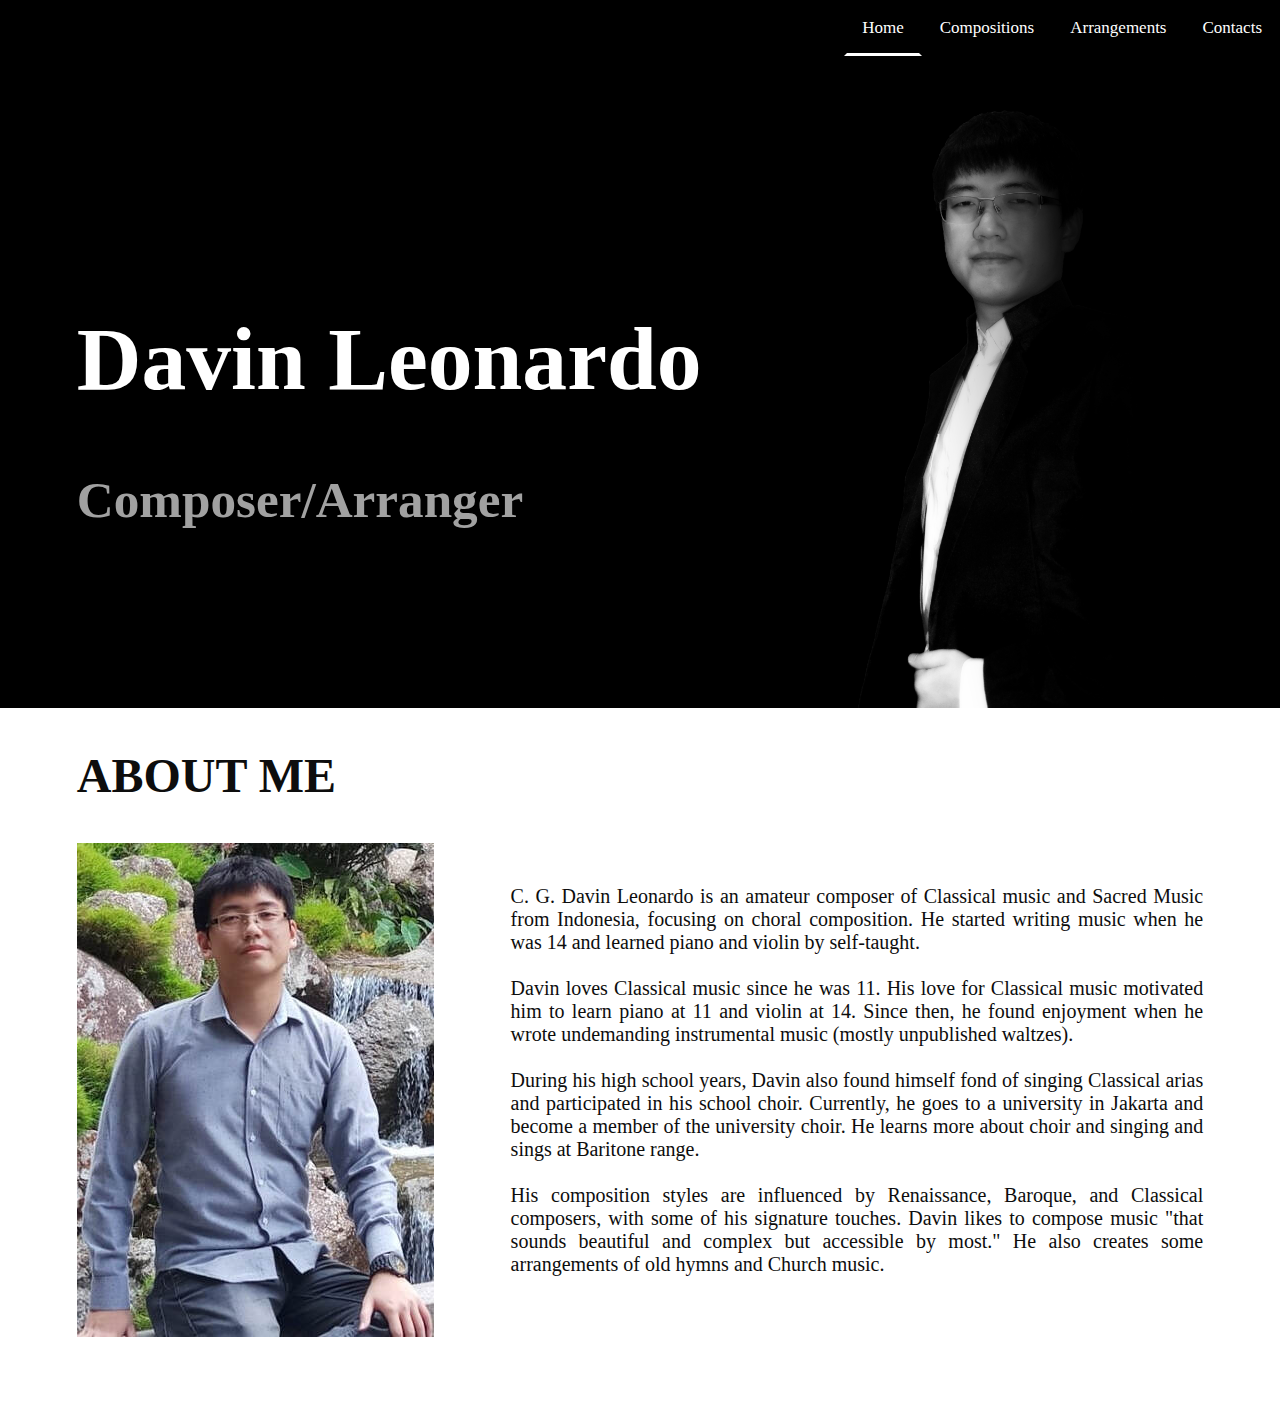
<file: index.html>
<!DOCTYPE html>
<html lang="en">
<head>
    <meta charset="UTF-8">
    <link rel="stylesheet" href="src/index.css">
    <link rel="stylesheet" href="src/navbar.css">
    <link rel="icon" href="Assets/cgdl.ico">
    <link rel="canonical" href="https://davinleonardo.me">
    <title>Home | Davin Leonardo</title>
    <script async src="https://www.googletagmanager.com/gtag/js?id=UA-173444940-1"></script>
    <script>
        window.dataLayer = window.dataLayer || [];
        function gtag(){dataLayer.push(arguments);}
        gtag('js', new Date());
        gtag('config', 'UA-173444940-1');
    </script>
    <meta name="description" content="C. G. Davin Leonardo is an amateur composer of Classical music and Sacred Music from Indonesia, focusing on choral composition.">
    <meta name="keywords" content="composer, classical music, musescore, music composer, davin, leonardo, indonesia, musicnotes, music arrangement, composing music, renaissance period, music creator, bach music, classical music composers, renaissance music, classical era, song composition, era music, sheet music maker, waltz music, choir, compose music online, choral, music, sheetmusicplus, komposer, musik klasik, arranger, aransemen, renaisans, seni, musik, pencipta lagu, paduan, suara, kor, koor, klasik">
    <meta name="viewport" content="width=device-width, initial-scale=1.0">
</head>
<body>
    <header>
        <div class="topnav" id="navbar">
            <script type="text/javascript" src="src/navbar.js"></script>
            <a href="javascript:void(0);" class="icon" onclick="responsive()">
                Menu
            </a>
            <a href="./" class="active">Home</a>
            <a href="composition">Compositions</a>
            <a href="arrangement">Arrangements</a>
            <a href="contact">Contacts</a>
        </div>
    </header>
    <div class="black-space">
        <div class="name">
            <h1>Davin Leonardo</h1>
            <h3>Composer/Arranger</h3>
        </div>
    </div>
    <div class="white-space">
        <h2>ABOUT ME</h2>
        <div class="bio">
            <div class="bio-img">
                <img src="Assets/aboutme-photo.jpg" class="responsive" alt="Home | Davin Leonardo">
            </div>
            <div class="bio-text">
                <p>
                    C. G. Davin Leonardo is an amateur composer of Classical music and Sacred Music from Indonesia, focusing on choral composition. He started writing music when he was 14 and learned piano and violin by self-taught. 
                    <br/><br/>
                    Davin loves Classical music since he was 11. His love for Classical music motivated him to learn piano at 11 and violin at 14. Since then, he found enjoyment when he wrote undemanding instrumental music (mostly unpublished waltzes). 
                    <br/><br/>
                    During his high school years, Davin also found himself fond of singing Classical arias and participated in his school choir. Currently, he goes to a university in Jakarta and become a member of the university choir. He learns more about choir and singing and sings at Baritone range. 
                    <br/><br/>
                    His composition styles are influenced by Renaissance, Baroque, and Classical composers, with some of his signature touches. Davin likes to compose music "that sounds beautiful and complex but accessible by most." He also creates some arrangements of old hymns and Church music. 
                </p>
            </div>
        </div>
    </div>
</body>
</html>
</file>
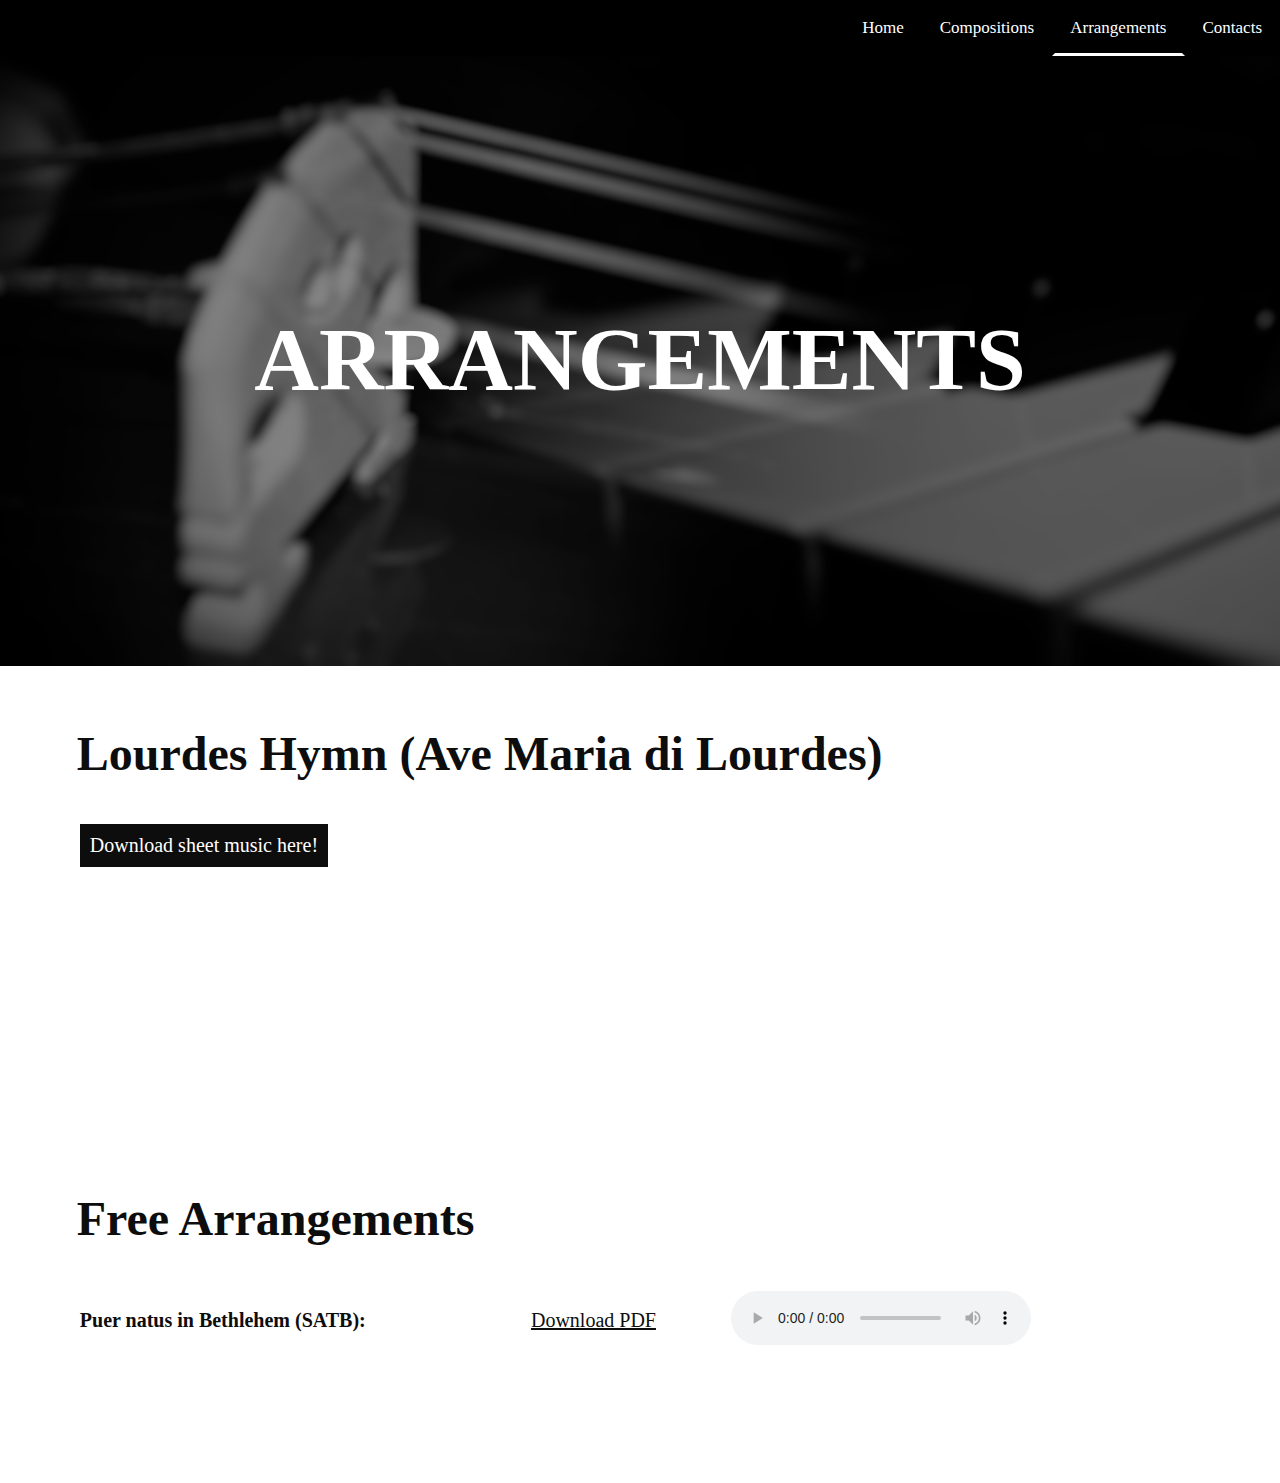
<file: arrangement.html>
<!DOCTYPE html>
<html lang="en">
<head>
    <meta charset="UTF-8">
    <link rel="stylesheet" href="src/arrangement.css">
    <link rel="stylesheet" href="src/navbar.css">
    <meta name="viewport" content="width=device-width, initial-scale=1.0">
    <link rel="icon" href="Assets/cgdl.ico">
    <title>Arrangements | Davin Leonardo</title>
    <script async src="https://www.googletagmanager.com/gtag/js?id=UA-173444940-1"></script>
    <script>
        window.dataLayer = window.dataLayer || [];
        function gtag(){dataLayer.push(arguments);}
        gtag('js', new Date());
        gtag('config', 'UA-173444940-1');

        (function(i,s,o,g,r,a,m){i['GoogleAnalyticsObject']=r;i[r]=i[r]||function(){
        (i[r].q=i[r].q||[]).push(arguments)},i[r].l=1*new Date();a=s.createElement(o),
        m=s.getElementsByTagName(o)[0];a.async=1;a.src=g;m.parentNode.insertBefore(a,m)
        })(window,document,'script','https://www.google-analytics.com/analytics.js','ga');
        
        ga('create', 'UA-173444940-1', 'auto');
        ga('send', 'pageview');
    </script>
</head>
<body>
    <header>
        <div class="topnav" id="navbar">
            <script type="text/javascript" src="src/navbar.js"></script>
            <a href="javascript:void(0);" class="icon" onclick="responsive()">
                Menu
            </a>
            <a href="./">Home</a>
            <a href="composition">Compositions</a>
            <a href="arrangement" class="active">Arrangements</a>
            <a href="contact">Contacts</a>
        </div>
    </header>
    <div class="black-space">
        <h1>ARRANGEMENTS</h1>
    </div>
    <div class="white-space">
        <h2 id="lourdes-hymn">Lourdes Hymn (Ave Maria di Lourdes)</h2>
        <div class="lh-ave">
            <div class="download">
                <a href="https://www.sheetmusicplus.com/title/21779068" target="_blank" onclick="ga('send', 'event', 'buttons', 'download', 'arr-lourdes-hymn')">Download sheet music here!</a>
            </div>
            <iframe src="https://audiomack.com/embed/song/cgdl/lourdes-hymn?background=1" scrolling="no" width="100%" height="252" scrollbars="no" frameborder="0"></iframe>
        </div>
        <h2>Free Arrangements</h2>
        <table style="width: 100%; overflow-x:auto;">
            <tr>
                <td><p id="puer-natus-in-bethlehem" style="font-weight: bold;">Puer natus in Bethlehem (SATB):</p></td>
                <td><a href="https://dl.dropbox.com/s/gw2uy41j5i3ek1w/Puer%20natus%20in%20Bethlehem.pdf?dl=0" target="_blank" onclick="ga('send', 'event', 'buttons', 'download', 'arr-puer-natus-in-bethlehem')">Download PDF</a></td>
                <td>
                    <audio controls="controls">
                        <source src="https://dl.dropbox.com/s/3hwzbcmz0f7z3f6/Puer%20natus%20in%20Bethlehem.mp3?dl=0" type="audio/mpeg">
                        Your browser does not support the audio element.
                    </audio>
                </td>
            </tr>
        </table>
    </div>
</body>
</html>
</file>
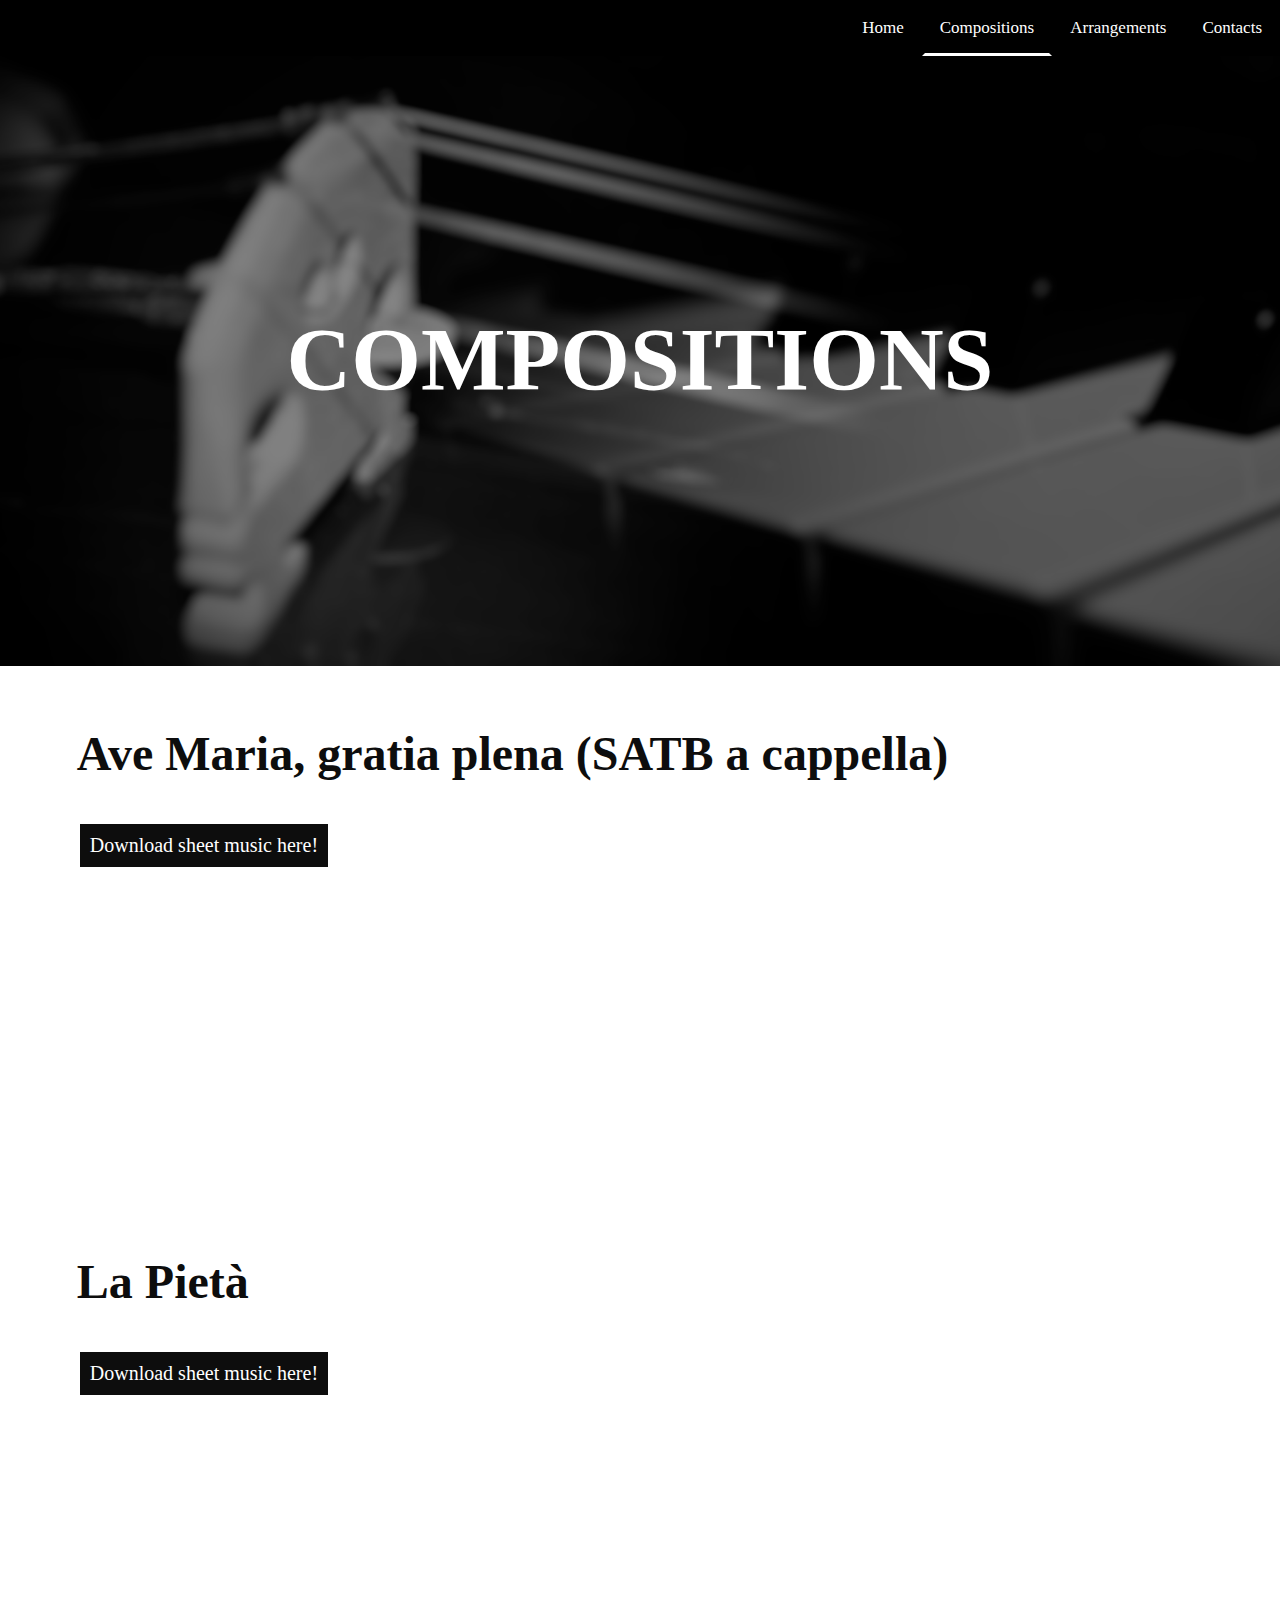
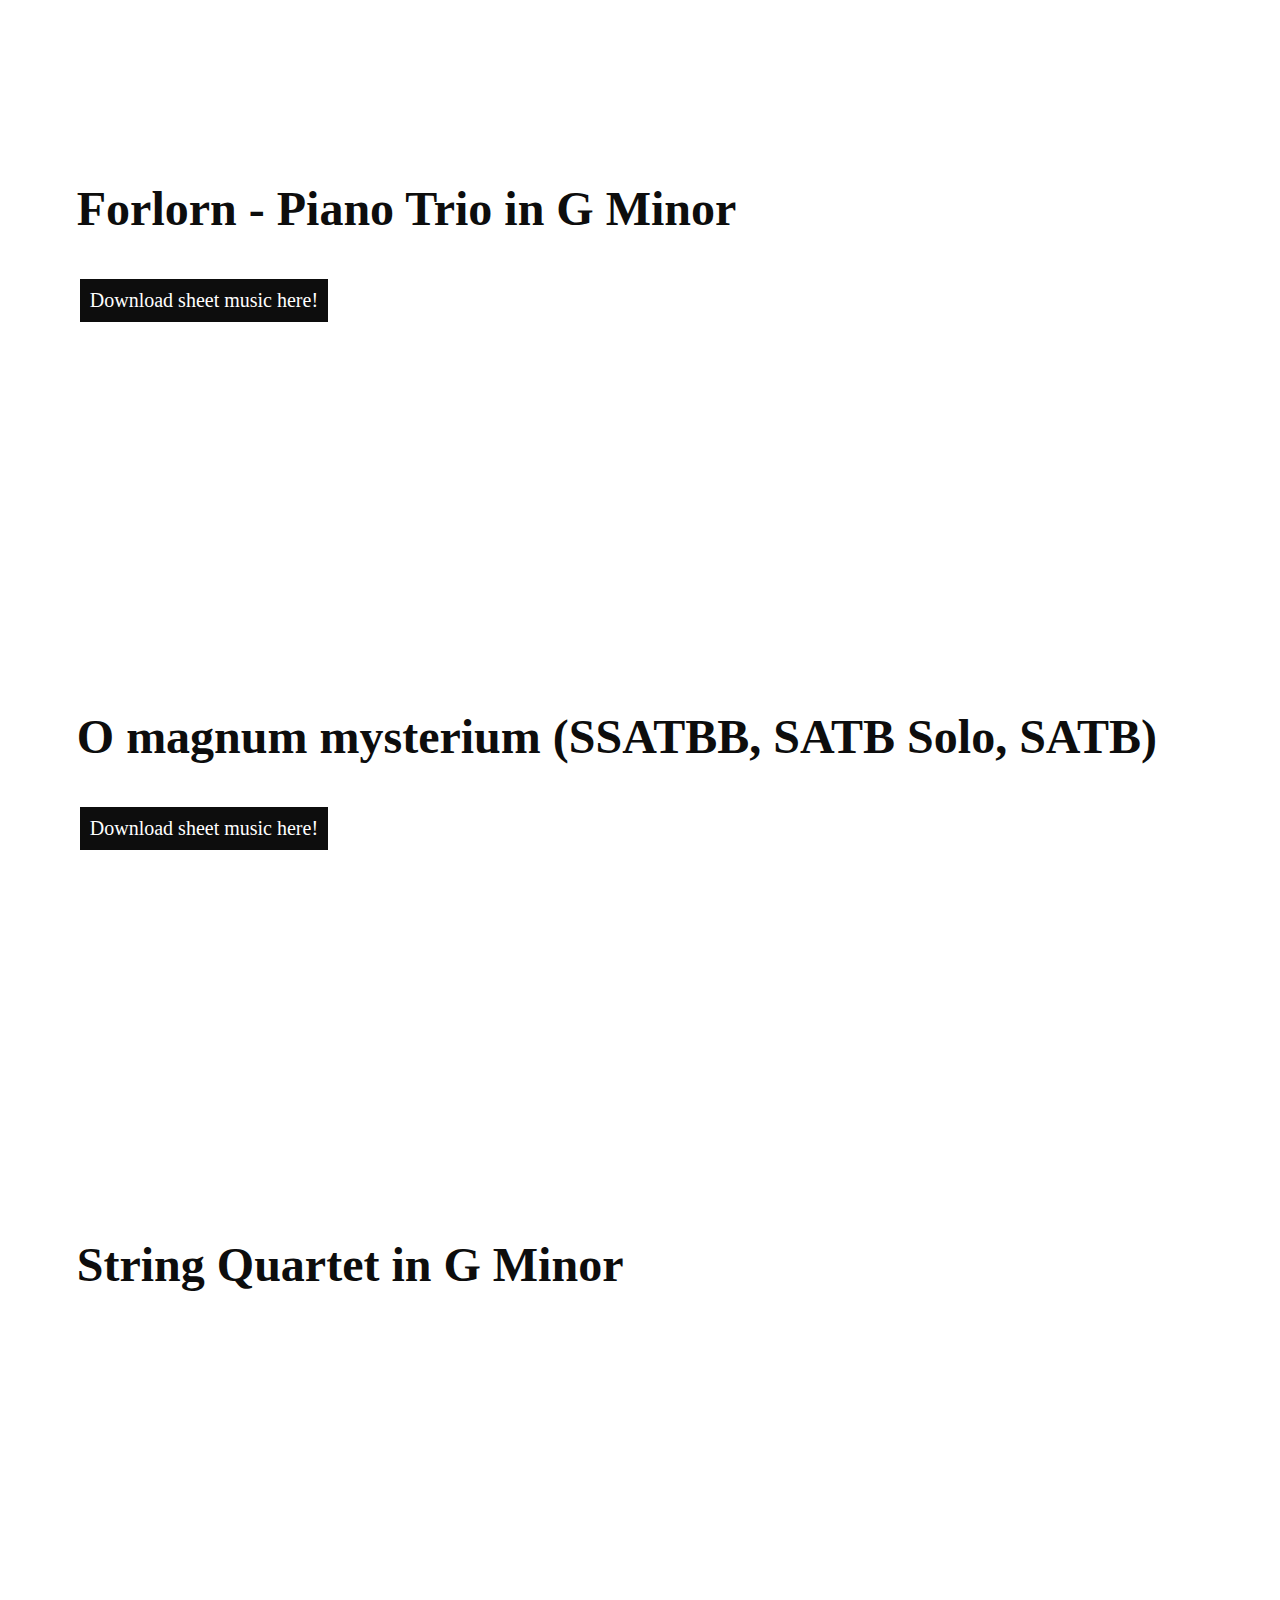
<file: composition.html>
<!DOCTYPE html>
<html lang="en">
<head>
    <meta charset="UTF-8">
    <link rel="stylesheet" href="src/composition.css">
    <link rel="stylesheet" href="src/navbar.css">
    <meta name="viewport" content="width=device-width, initial-scale=1.0">
    <link rel="icon" href="Assets/cgdl.ico">
    <title>Compositions | Davin Leonardo</title>
    <script async src="https://www.googletagmanager.com/gtag/js?id=UA-173444940-1"></script>
    <script>
        window.dataLayer = window.dataLayer || [];
        function gtag(){dataLayer.push(arguments);}
        gtag('js', new Date());
        gtag('config', 'UA-173444940-1');

        (function(i,s,o,g,r,a,m){i['GoogleAnalyticsObject']=r;i[r]=i[r]||function(){
        (i[r].q=i[r].q||[]).push(arguments)},i[r].l=1*new Date();a=s.createElement(o),
        m=s.getElementsByTagName(o)[0];a.async=1;a.src=g;m.parentNode.insertBefore(a,m)
        })(window,document,'script','https://www.google-analytics.com/analytics.js','ga');
        
        ga('create', 'UA-173444940-1', 'auto');
        ga('send', 'pageview');
    </script>
</head>
<body>
    <header>
        <div class="topnav" id="navbar">
            <script type="text/javascript" src="src/navbar.js"></script>
            <a href="javascript:void(0);" class="icon" onclick="responsive()">
                Menu
            </a>
            <a href="./">Home</a>
            <a href="composition" class="active">Compositions</a>
            <a href="arrangement">Arrangements</a>
            <a href="contact">Contacts</a>
        </div>
    </header>
    <div class="black-space">
        <h1>COMPOSITIONS</h1>
    </div>
    <div class="white-space">
        <h2 id="ave-maria-1">Ave Maria, gratia plena (SATB a cappella)</h2>
        <div class="ave-1">
            <div class="download">
                <a href="https://www.sheetmusicplus.com/title/21877485" target="_blank" onclick="ga('send', 'event', 'buttons', 'download', 'comp-ave-maria-1')">Download sheet music here!</a>
            </div>
            <iframe width="560" height="315" src="https://www.youtube.com/embed/EsVbj3AEZJQ" frameborder="0" allow="accelerometer; autoplay; clipboard-write; encrypted-media; gyroscope; picture-in-picture" allowfullscreen></iframe>
        </div>
        <h2 id="la-pieta">La Pietà</h2>
        <div class="duet-1">
            <div class="download">
                <a href="https://www.sheetmusicplus.com/title/21872891" target="_blank" onclick="ga('send', 'event', 'buttons', 'download', 'comp-la-pieta')">Download sheet music here!</a>
            </div>
            <iframe width="560" height="315" src="https://www.youtube.com/embed/Z7iJs9gDZmE" frameborder="0" allow="accelerometer; autoplay; clipboard-write; encrypted-media; gyroscope; picture-in-picture" allowfullscreen></iframe>
        </div>
        <h2 id="forlorn">Forlorn - Piano Trio in G Minor</h2>
        <div class="trio-1">
            <div class="download">
                <a href="https://www.sheetmusicplus.com/title/21859580" target="_blank" onclick="ga('send', 'event', 'buttons', 'download', 'comp-forlorn')">Download sheet music here!</a>
            </div>
            <iframe width="560" height="315" src="https://www.youtube.com/embed/VRT3gXBv8Ig" frameborder="0" allow="accelerometer; autoplay; clipboard-write; encrypted-media; gyroscope; picture-in-picture" allowfullscreen></iframe>
        </div>
        <h2 id="o-magnum-mysterium">O magnum mysterium (SSATBB, SATB Solo, SATB)</h2>
        <div class="omm">
            <div class="download">
                <a href="https://www.sheetmusicplus.com/title/21833321" target="_blank" onclick="ga('send', 'event', 'buttons', 'download', 'comp-o-magnum-mysterium')">Download sheet music here!</a>
            </div>
            <iframe width="560" height="315" src="https://www.youtube.com/embed/g0Z4x84z11M" frameborder="0" allow="accelerometer; autoplay; clipboard-write; encrypted-media; gyroscope; picture-in-picture" allowfullscreen></iframe>
        </div>
        <h2 id="string-quartet-1">String Quartet in G Minor</h2>
        <div class="sq-1">
            <iframe src="https://audiomack.com/embed/song/cgdl/sq1-i?background=1" scrolling="no" width="100%" height="252" scrollbars="no" frameborder="0"></iframe>
            <iframe src="https://audiomack.com/embed/song/cgdl/sq1-ii?background=1" scrolling="no" width="100%" height="252" scrollbars="no" frameborder="0"></iframe>
            <iframe src="https://audiomack.com/embed/song/cgdl/sq1-iii?background=1" scrolling="no" width="100%" height="252" scrollbars="no" frameborder="0"></iframe>
            <iframe src="https://audiomack.com/embed/song/cgdl/sq1-iv?background=1" scrolling="no" width="100%" height="252" scrollbars="no" frameborder="0"></iframe>
        </div>
    </div>
</body>
</html>
</file>
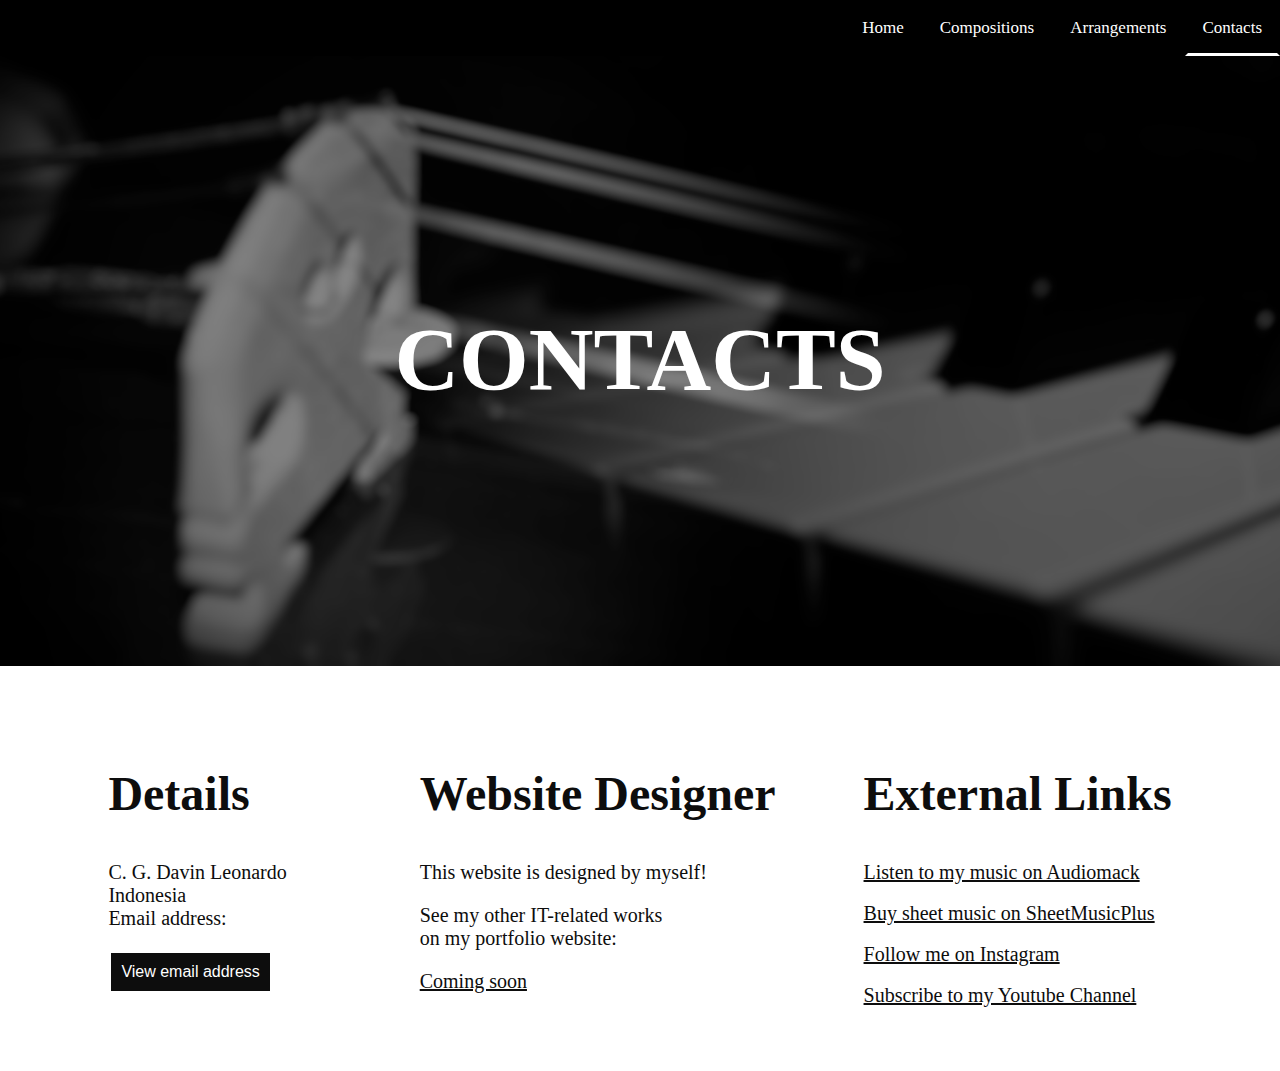
<file: contact.html>
<!DOCTYPE html>
<html lang="en">
    <head>
        <meta charset="UTF-8">
        <link rel="stylesheet" href="src/contact.css">
        <link rel="stylesheet" href="src/navbar.css">
        <meta name="viewport" content="width=device-width, initial-scale=1.0">
        <link rel="icon" href="Assets/cgdl.ico">
        <title>Contacts | Davin Leonardo</title>
        <script async src="https://www.googletagmanager.com/gtag/js?id=UA-173444940-1"></script>
        <script>
            window.dataLayer = window.dataLayer || [];
            function gtag(){dataLayer.push(arguments);}
            gtag('js', new Date());
            gtag('config', 'UA-173444940-1');

            (function(i,s,o,g,r,a,m){i['GoogleAnalyticsObject']=r;i[r]=i[r]||function(){
            (i[r].q=i[r].q||[]).push(arguments)},i[r].l=1*new Date();a=s.createElement(o),
            m=s.getElementsByTagName(o)[0];a.async=1;a.src=g;m.parentNode.insertBefore(a,m)
            })(window,document,'script','https://www.google-analytics.com/analytics.js','ga');
            
            ga('create', 'UA-173444940-1', 'auto');
            ga('send', 'pageview');
        </script>
            
    </head>
<body>
    <header>
        <div class="topnav" id="navbar">
            <script type="text/javascript" src="src/navbar.js"></script>
            <a href="javascript:void(0);" class="icon" onclick="responsive()">
                Menu
            </a>
            <a href="./">Home</a>
            <a href="composition">Compositions</a>
            <a href="arrangement">Arrangements</a>
            <a href="contact" class="active">Contacts</a>
        </div>
    </header>
    <div class="black-space">
        <h1>CONTACTS</h1>
    </div>
    <div class="white-space">
        <div class="details">
            <h2>
                Details
            </h2>
            <div class="email" id="email">
                <p>
                    C. G. Davin Leonardo<br/>
                    Indonesia<br/>
                    Email address:
                </p>
                <button class="view" id="view" onclick="reveal()">View email address</button>
            </div>
	    <script type="text/javascript" src="src/protect.js"></script>
        </div>
        <div class="designer">
            <h2>
               Website Designer
            </h2>
            <p>
                This website is designed by myself!
            </p>
            <p>See my other IT-related works <br/>
                on my portfolio website:</p>
            <a>Coming soon</a>
        </div>
        <div class="links">      
            <h2>
            External Links
            </h2>
            <a href="https://audiomack.com/artist/cgdl" target="_blank">Listen to my music on Audiomack</a><br/>
            <a href="https://www.sheetmusicplus.com/publishers/c-g-davin-leonardo-sheet-music/3016881?isPLP=1" target="_blank">Buy sheet music on SheetMusicPlus</a><br/>
            <a href="https://www.instagram.com/cg_davin/" target="_blank">Follow me on Instagram</a><br/>
            <a href="https://www.youtube.com/channel/UCd75ijWyLkJ8ge_ph2-_UOw" target="_blank">Subscribe to my Youtube Channel</a>
        </div>
    </div>
</body>
</html>
</file>
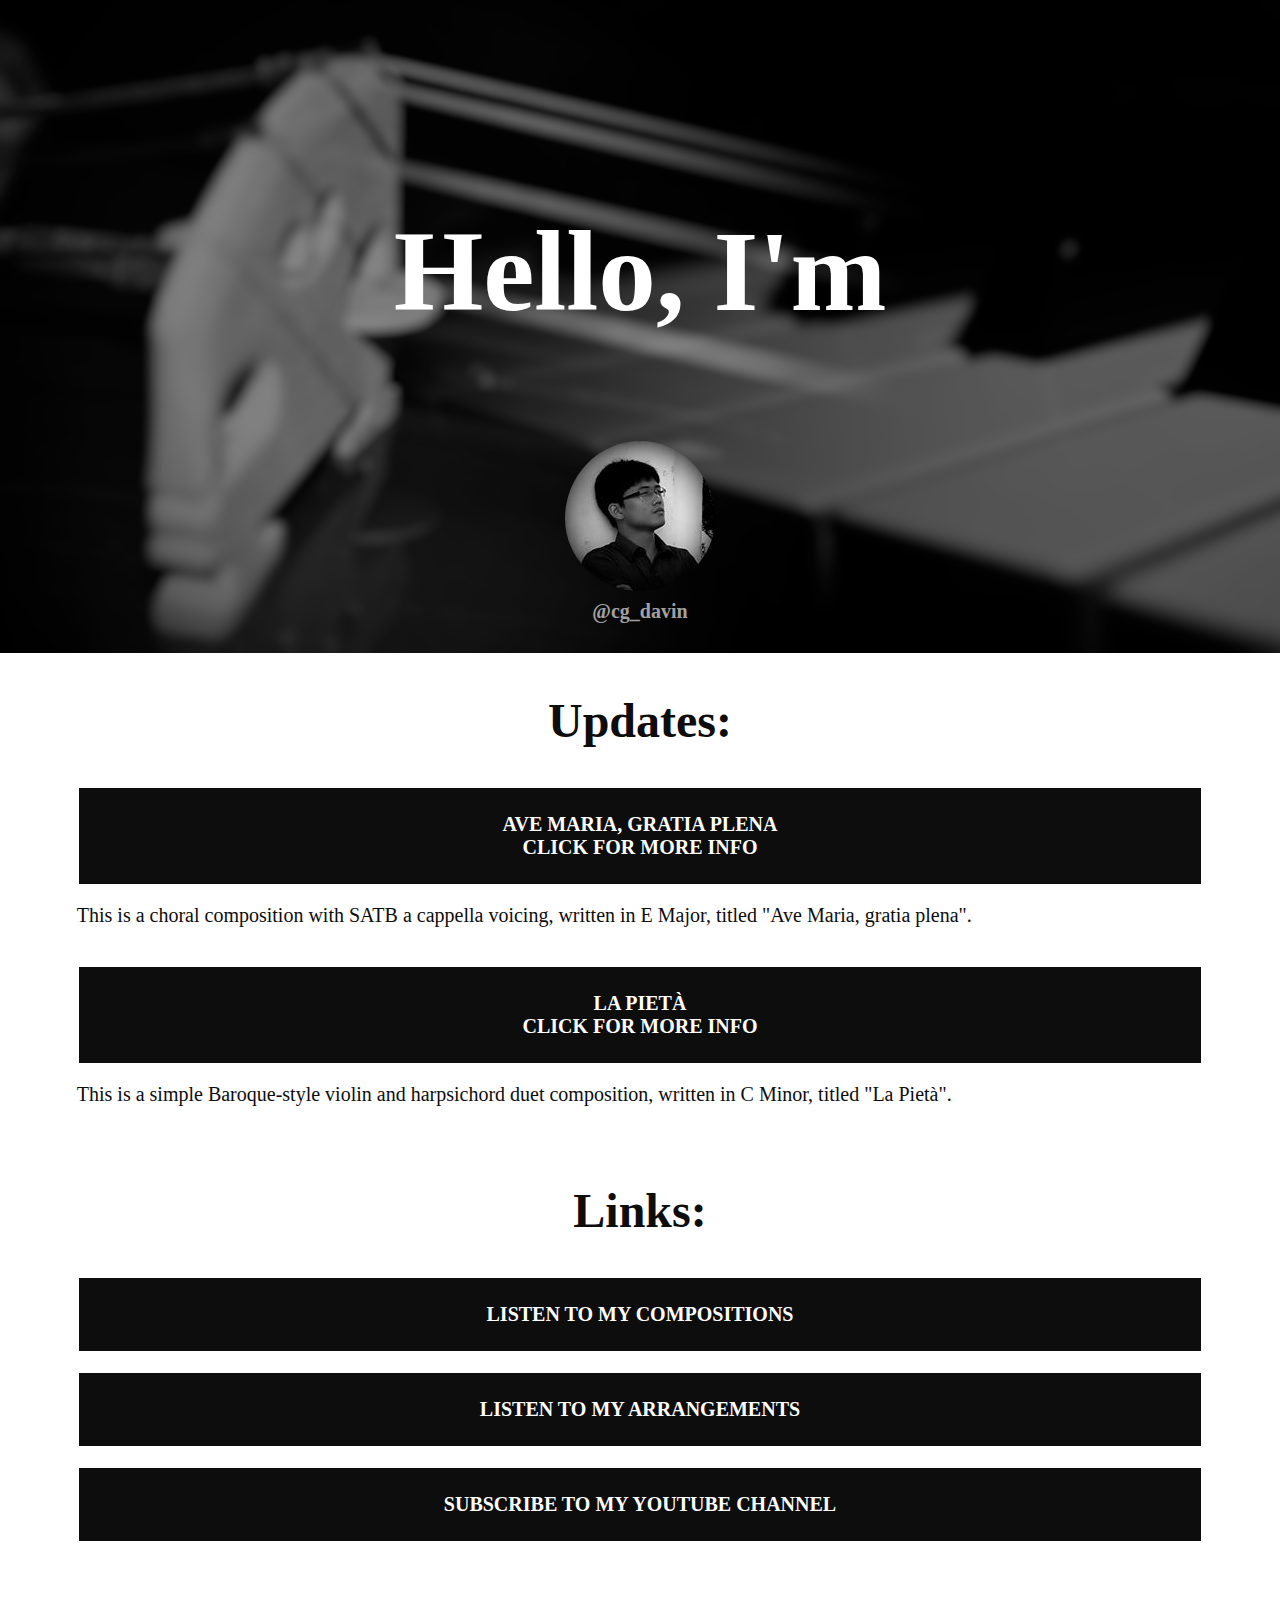
<file: welcome.html>
<!DOCTYPE html>
<html lang="en">
<head>
    <meta charset="UTF-8">
    <meta name="viewport" content="width=device-width, initial-scale=1.0">
    <link rel="canonical" href="https://davinleonardo.me">
    <link rel="icon" href="Assets/cgdl.ico">
    <link rel="stylesheet" href="src/welcome.css">
    <title>Landing Page | Davin Leonardo</title>
    <script async src="https://www.googletagmanager.com/gtag/js?id=UA-173444940-1"></script>
    <script>
        window.dataLayer = window.dataLayer || [];
        function gtag(){dataLayer.push(arguments);}
        gtag('js', new Date());
        gtag('config', 'UA-173444940-1');
    </script>
</head>
<body>
    <div class="black-space">
        <h1>Hello, I'm</h1>
        <div class="ig-profile">
            <a href="https://www.instagram.com/cg_davin/" target="_blank"><img src="Assets/ig.jpg"></a>
            <a class="ig-id" href="https://www.instagram.com/cg_davin/" target="_blank">@cg_davin</a>
        </div>
    </div>
    <div class="white-space">
        <h2>Updates:</h2>
        <a href="composition#ave-maria-1" target="_blank">AVE MARIA, GRATIA PLENA<br/>CLICK FOR MORE INFO</a>
        <p>This is a choral composition with SATB a cappella voicing, written in E Major, titled "Ave Maria, gratia plena".</p>
        <br/>
        <a href="composition#la-pieta" target="_blank">LA PIETÀ<br/>CLICK FOR MORE INFO</a>
        <p>This is a simple Baroque-style violin and harpsichord duet composition, written in C Minor, titled "La Pietà".</p>
        <br/>
        <h2>Links:</h2>
        <a href="composition" target="_blank">LISTEN TO MY COMPOSITIONS</a><br/>
        <a href="arrangement" target="_blank">LISTEN TO MY ARRANGEMENTS</a><br/>
        <a href="https://www.youtube.com/channel/UCd75ijWyLkJ8ge_ph2-_UOw" target="_blank">SUBSCRIBE TO MY YOUTUBE CHANNEL</a>
    </div>
</body>
</html>
</file>
<file: src/index.css>
body{
    margin: 0;
    padding: 0;
}

.black-space{
    margin-top: 55px;
    padding-top: 15%;
    width: 100%;
    background-repeat: no-repeat;
    background-color: black;
    background-image: url("../Assets/background new.webp");
    background-size: contain;
    background-position: right;
}

.name{
    padding-left: 6vw;
    padding-bottom: 10%;
}

.white-space{
    padding-left: 6vw;
    padding-right: 6vw;
    padding-bottom: 10%;
}

.responsive{
    width: 100%;
    height: auto;
}

.bio-img{
    size: inherit;
    padding-right: 6vw;
    float: left;
    width: fit-content;
}

.bio-text{
    padding-top: 2%;
    display: table;
}

h1{
    font-family: 'Calibri';
    color: white;
    font-size: 7vw;
    text-align: left;
}

h2{
    font-family: 'Calibri';
    color: #0D0D0D;
    font-size: 48px;
    text-align: left;
}

h3{
    font-family: 'Calibri';
    color: #a1a1a1;
    font-size: 4vw;
    text-align: left;
}

p{
    font-family: 'Calibri';
    color: #0D0D0D;
    font-size: 20px;
    text-align: justify;
}
</file>
<file: src/navbar.css>
.topnav {
    position: fixed;
    top: 0;
    left: 0;
    right: 0;
    width: 100%;
    background-color: black;
    display: inline-flex;
    justify-content: right;
    align-items: right;
}
.topnav a {
    border-style: solid;
    border-color: transparent;
    color: white;
    text-align: center;
    padding: 15px 15px;
    font-family: 'Calibri';
    text-decoration: none;
    font-size: 17px;
}
  
.topnav a:hover {
    color: #a1a1a1;
}
  
.topnav a.active {
    border-style: solid;
    border-color: transparent transparent white transparent;
    color: white;
}

.topnav .icon {
    display: none;
}

@media screen and (max-width: 600px) {
    .topnav{
        display: block;
    }
    .topnav a:not(:first-child) {display: none;}
    .topnav a.icon {
        display: block;
        color: white;
        text-align: right;
        padding: 15px 15px;
        padding-right: 5vw;
        font-family: 'Calibri';
        text-decoration: none;
        font-size: 17px;
    }
}
  
 @media screen and (max-width: 600px) {
    .topnav.responsive{
        position: fixed;
        top: 0;
        left: 0;
        right: 0;
        width: 100%;
        background-color: black;
        display: block;
    }

    .topnav.responsive a.icon {
        display: block;
        color: white;
        text-align: right;
        font-family: 'Calibri';
        text-decoration: none;
        font-size: 17px;
    }

    .topnav.responsive a {
        float: none;
        display: block;
        padding-right: 5vw;
        text-align: right;
    }

    .topnav.responsive a.active {
        border-style: solid;
        color: white;
        background-color: #3D3D3D;
        border-color: black;
    } 
}
</file>
<file: src/arrangement.css>
@media screen and (max-width: 600px) {
    iframe{
        width: 100%;
        height: auto;
    }
}

body{
    margin: 0;
    padding: 0;
}

.black-space{
    margin-top: 55px;
    padding-top: 15%;
    width: 100%;
    background-repeat: no-repeat;
    background-color: black;
    background-image: url("../Assets/background.webp");
    background-size: cover;
    background-position: center;
}

.white-space{
    padding-left: 6vw;
    padding-right: 6vw;
    padding-bottom: 10%;
}

h1{
    padding-bottom: 20%;
    font-family: 'Calibri';
    color: white;
    font-size: 7vw;
    text-align: center;
}

h2{
    font-family: 'Calibri';
    color: #0D0D0D;
    font-size: 48px;
    text-align: left;
}

h2::before { 
    display: block; 
    content: " "; 
    margin-top: -75px; 
    height: 75px; 
    visibility: hidden; 
    pointer-events: none;
}

a{
    font-family: 'Calibri';
    color: #0D0D0D;
    font-size: 20px;
    text-decoration: underline;
}

p{
    font-family: 'Calibri';
    color: #0D0D0D;
    font-size: 20px;
    text-align: justify;
}

.download a{
    background-color: #0D0D0D;
    border: solid;
    border-color: white;
    color: white;
    text-align: center;
    text-decoration: none;
    display: inline-block;
    font-size: 20px;
    padding: 10px;
    margin-bottom: 25px;
}

.download a:hover{
    color: #a1a1a1;
}

@media screen and (max-width: 700px) {
    table, thead, tbody, th, td, tr{
        display: block;
    }
}
</file>
<file: src/composition.css>
@media screen and (max-width: 600px) {
    iframe{
        width: 100%;
        height: auto;
    }
}

body{
    margin: 0;
    padding: 0;
}

.black-space{
    margin-top: 55px;
    padding-top: 15%;
    width: 100%;
    background-repeat: no-repeat;
    background-color: black;
    background-image: url("../Assets/background.webp");
    background-size: cover;
    background-position: center;
}

.white-space{
    padding-left: 6vw;
    padding-right: 6vw;
    padding-bottom: 10%;
}

h1{
    padding-bottom: 20%;
    font-family: 'Calibri';
    color: white;
    font-size: 7vw;
    text-align: center;
}

h2{
    font-family: 'Calibri';
    color: #0D0D0D;
    font-size: 48px;
    text-align: left;
}

h2::before { 
    display: block; 
    content: " "; 
    margin-top: -75px; 
    height: 75px; 
    visibility: hidden; 
    pointer-events: none;
}

a{
    font-family: 'Calibri';
    color: #0D0D0D;
    font-size: 20px;
    text-decoration: underline;
}

p{
    font-family: 'Calibri';
    color: #0D0D0D;
    font-size: 20px;
    text-align: justify;
}

.download a{
    background-color: #0D0D0D;
    border: solid;
    border-color: white;
    color: white;
    text-align: center;
    text-decoration: none;
    display: inline-block;
    font-size: 20px;
    padding: 10px;
    margin-bottom: 25px;
}

.download a:hover{
    color: #a1a1a1;
}

@media screen and (max-width: 700px) {
    table, thead, tbody, th, td, tr{
        display: block;
    }
}
</file>
<file: src/contact.css>
body{
    margin: 0;
    padding: 0;
}

.black-space{
    margin-top: 55px;
    padding-top: 15%;
    width: 100%;
    background-repeat: no-repeat;
    background-color: black;
    background-image: url("../Assets/background.webp");
    background-size: cover;
    background-position: center;
}

.white-space{
    padding-left: 6vw;
    padding-right: 6vw;
    padding-bottom: 5%;
    display: flex;
    justify-content: space-evenly;
}


h1{
    padding-bottom: 20%;
    font-family: 'Calibri';
    color: white;
    font-size: 7vw;
    text-align: center;
}

h2{
    font-family: 'Calibri';
    color: #0D0D0D;
    font-size: 48px;
    text-align: left;
}

a{
    font-family: 'Calibri';
    color: #0D0D0D;
    font-size: 20px;
    text-decoration: underline;
}

p{
    font-family: 'Calibri';
    color: #0D0D0D;
    font-size: 20px;
    text-align: justify;
}

button{
    background-color: #0D0D0D;
    border: solid;
    border-color: white;
    color: white;
    text-align: center;
    text-decoration: none;
    display: inline-block;
    font-size: 16px;
    padding: 10px;
    margin-right: 59px;
}

button:hover {
    color: #a1a1a1;
}

.button{
    background-color: #0D0D0D;
    border: none;
    color: white;
    text-align: center;
    text-decoration: none;
    display: inline-block;
    font-size: 16px;
    padding: 10px;
    margin-right: 59px;
}

.button:hover {
    color: #a1a1a1;
}

.details{
    padding-right: 5%;
}

.contact-form{
    padding-left: 5%;
    padding-right: 5%;
    border: solid;
    border-color: transparent #0D0D0D transparent #0D0D0D;
}

.required{
    font-family: 'Calibri';
    color: #0D0D0D;
    font-size: 20px;
    text-align: justify;
}

label{
    font-family: 'Calibri';
    color: #0D0D0D;
    font-size: 20px;
    text-align: justify;
}

.links{
    padding-left: 5%;
}

.links a{
    display: block;
}

.hide{
    display: none;
}

@media screen and (max-width: 600px) {
    .white-space{
        display: block;
    }
    
    .contact-form{
        border: none;
    }

    .details{
        padding-left: 5%;
    }
    
    .designer{
        padding-left: 5%;
    }
}
</file>
<file: src/welcome.css>
body{
    margin: 0;
    padding: 0;
}

.black-space{
    padding-top: 10%;
    width: 100%;
    background-repeat: no-repeat;
    background-color: black;
    background-image: url("../Assets/background.webp");
    background-size: cover;
    background-position: center;
}

.ig-id{
    font-weight: bold; 
    color: #a1a1a1; 
    text-align: center;
    font-family: 'Calibri';
    font-size: 20px;
    text-decoration: none;
    padding-bottom: 20%;
}

.white-space{
    padding-left: 6vw;
    padding-right: 6vw;
    padding-bottom: 10%;
    justify-content: center;
}

.ig-profile{
    display: grid;
    justify-content: center;
}

.ig-profile img{
    border-radius: 50%;
    padding-bottom: 5px;
}

h1{
    padding-bottom: 2%;
    font-family: 'Calibri';
    color: white;
    font-size: 9vw;
    text-align: center;
}

h2{
    font-family: 'Calibri';
    color: #0D0D0D;
    font-size: 48px;
    text-align: center;
}

.white-space a{
    background-color: #0D0D0D;
    border: none;
    color: white;
    text-align: center;
    font-weight: bold;
    text-decoration: none;
    display: block;
    padding: 25px;
    margin: 2px;
    font-family: 'Calibri';
    font-size: 20px;
}

a:hover{
    color: #a1a1a1;
}

p{
    font-family: 'Calibri';
    color: #0D0D0D;
    font-size: 20px;
    text-align: justify;
}
</file>
